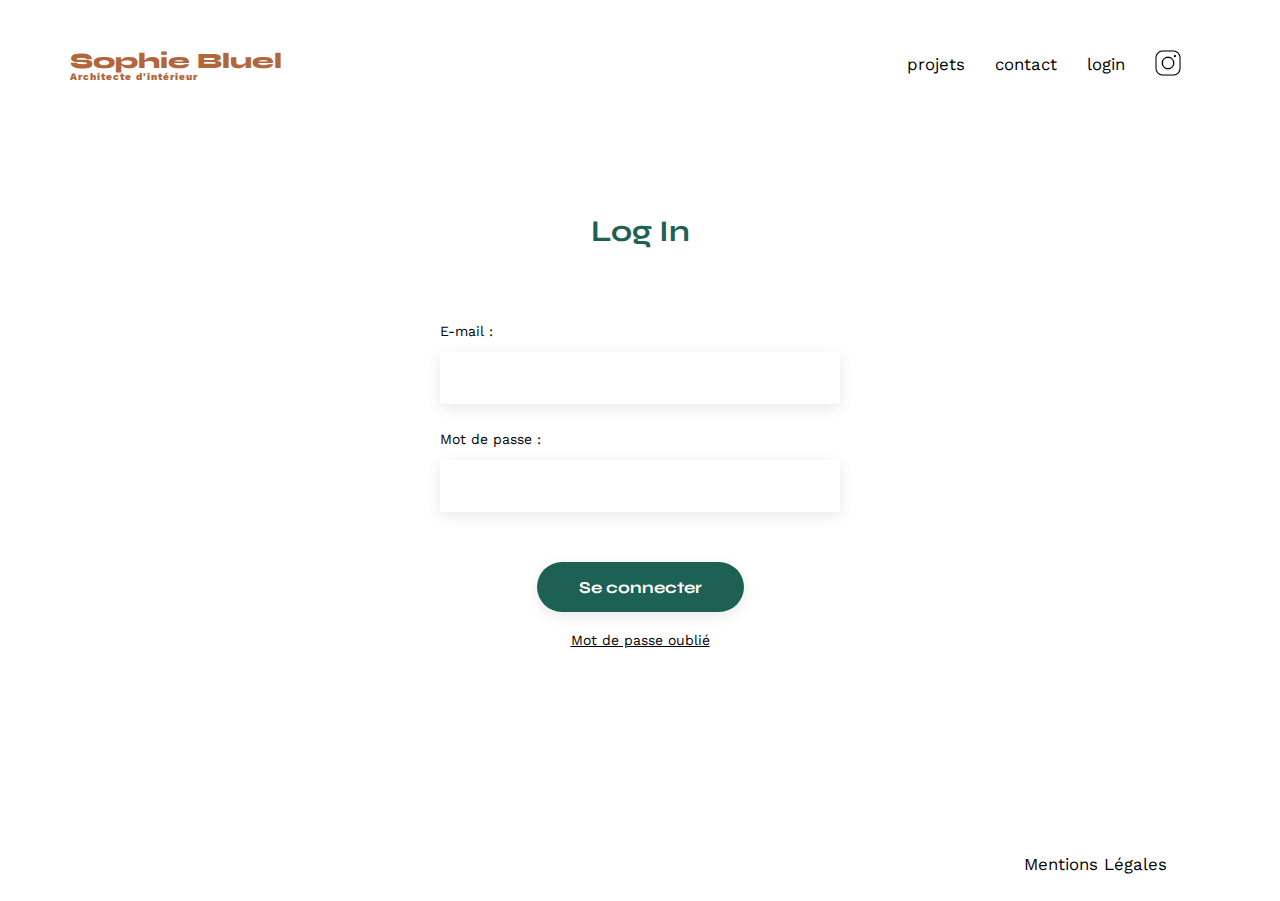
<file: FrontEnd/log.html>
<!DOCTYPE html>
<html lang="fr">
  <head>
    <meta charset="UTF-8" />
    <title>Log | Sophie Bluel - Architecte d'intérieur</title>
    <meta name="viewport" content="width=device-width, initial-scale=1.0" />
    <link rel="preconnect" href="https://fonts.googleapis.com" />
    <link rel="preconnect" href="https://fonts.gstatic.com" crossorigin />
    <link
      href="https://fonts.googleapis.com/css2?family=Syne:wght@700;800&family=Work+Sans&display=swap"
      rel="stylesheet"
    />
    <meta name="description" content="" />
    <link rel="stylesheet" href="./assets/style.css"/>
  </head>
  <body>
    <header>
      <h1>Sophie Bluel <span>Architecte d'intérieur</span></h1>
      <nav>
        <ul>
          <li><a href="index.html#projets">projets</a></li>
          <li><a href="index.html#contact">contact</a></li>
          <li><a href="log.html" class="logInOut">login</a></li>
          <li><img src="./assets/icons/instagram.png" alt="Instagram"/></li>
        </ul>
      </nav>
    </header>
    <main>
      <section class="logSection">
        <h2>Log In</h2>
        <form action="#" method="post" class="logInForms">
          <label for="usermail">E-mail :</label>
          <input type="email" name="usermail" id="usermail"/>
          <label for="pass">Mot de passe :</label>
          <input type="password" name="password" id="pass"/>
          <input type="submit" value="Se connecter"/>
        </form>
        <a href="log.html">Mot de passe oublié</a>
      </section>
    </main>
    <footer>
      <nav>
        <ul>
          <li><a href="log.html">Mentions Légales</a></li>
        </ul>
      </nav>
    </footer>
    <script type="module" src="./assets/logadmin.js"></script>
  </body>
</html>
</file>
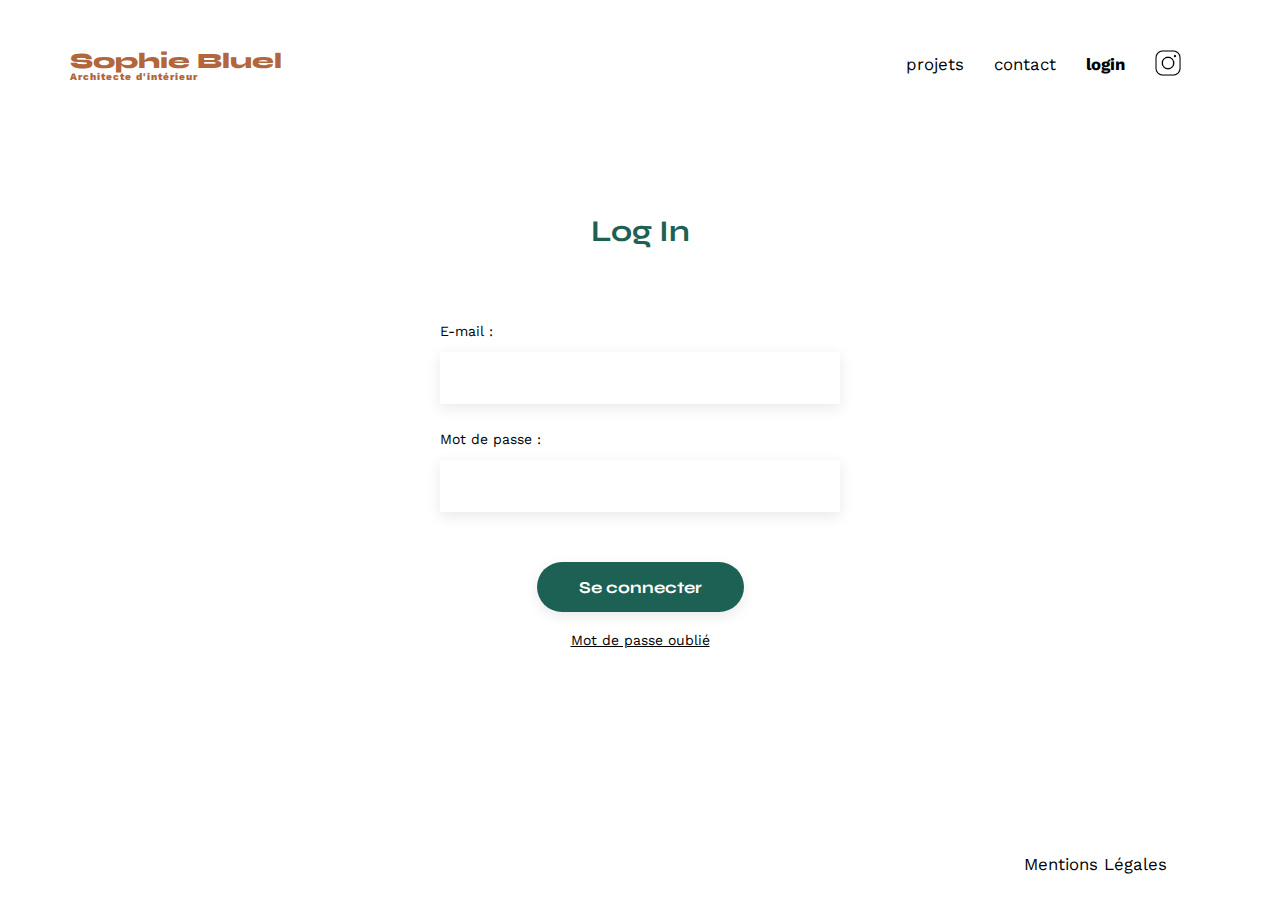
<file: FrontEnd/login.html>
<!DOCTYPE html>
<html lang="fr">
  <head>
    <meta charset="UTF-8" />
    <title>LogIn | Sophie Bluel - Architecte d'intérieur</title>
    <meta name="viewport" content="width=device-width, initial-scale=1.0" />
    <link rel="preconnect" href="https://fonts.googleapis.com" />
    <link rel="preconnect" href="https://fonts.gstatic.com" crossorigin />
    <link
      href="https://fonts.googleapis.com/css2?family=Syne:wght@700;800&family=Work+Sans&display=swap"
      rel="stylesheet"
    />
    <meta name="description" content="" />
    <link rel="stylesheet" href="./assets/style.css"/>
  </head>
  <body>
    <header>
      <h1>Sophie Bluel <span>Architecte d'intérieur</span></h1>
      <nav>
        <ul>
          <li><a href="index.html#projets">projets</a></li>
          <li><a href="index.html#contact">contact</a></li>
          <li><a href="login.html" class="logInOut"><span>login</span></a></li>
          <li><img src="./assets/icons/instagram.png" alt="Instagram"/></li>
        </ul>
      </nav>
    </header>
    <main>
      <section class="logSection">
        <h2>Log In</h2>
        <form action="#" method="post" class="logInForms">
          <label for="usermail">E-mail :</label>
          <input type="email" name="usermail" id="usermail"/>
          <label for="pass">Mot de passe :</label>
          <input type="password" name="password" id="pass"/>
          <input type="submit" value="Se connecter"/>
        </form>
        <a href="login.html">Mot de passe oublié</a>
      </section>
    </main>
    <footer>
      <nav>
        <ul>
          <li><a href="login.html">Mentions Légales</a></li>
        </ul>
      </nav>
    </footer>
    <script type="module" src="./assets/login.js"></script>
  </body>
</html>
</file>
<file: FrontEnd/assets/style.css>
/* http://meyerweb.com/eric/tools/css/reset/
   v2.0 | 20110126
   License: none (public domain)
*/

html, body, div, span, applet, object, iframe,
h1, h2, h3, h4, h5, h6, p, blockquote, pre,
a, abbr, acronym, address, big, cite, code,
del, dfn, em, img, ins, kbd, q, s, samp,
small, strike, strong, sub, sup, tt, var,
b, u, i, center,
dl, dt, dd, ol, ul, li,
fieldset, form, label, legend,
table, caption, tbody, tfoot, thead, tr, th, td,
article, aside, canvas, details, embed,
figure, figcaption, footer, header, hgroup,
menu, nav, output, ruby, section, summary,
time, mark, audio, video {
	margin: 0;
	padding: 0;
	border: 0;
	font-size: 100%;
	font: inherit;
	vertical-align: baseline;
}

/* HTML5 display-role reset for older browsers */

article, aside, details, figcaption, figure,
footer, header, hgroup, menu, nav, section {
	display: block;
}

body {
	line-height: 1;
}

ol, ul {
	list-style: none;
}

blockquote, q {
	quotes: none;
}

blockquote:before, blockquote:after,
q:before, q:after {
	content: '';
	content: none;
}

table {
	border-collapse: collapse;
	border-spacing: 0;
}

/** end reset css**/

/*********** GENERAL ***********/

body {
	max-width: 1140px;
	margin:auto;
	font-family: 'Work Sans' ;
	font-size: 14px;
}

header {
	display: flex;
	justify-content: space-between;
	margin: 50px 0
}

section {
	margin: 50px 0
}

h1 {
	display: flex;
	flex-direction: column;
	font-family: 'Syne';
	font-size: 22px;
	font-weight: 800;
	color: #B1663C
}

h1 > span {
	font-family: 'Work Sans';
	font-size:10px;
	letter-spacing: 0.1em;
}

h2 {
	font-family: 'Syne';
	font-weight: 700;
	font-size: 30px;
	color: #1D6154;
}

/*********** NAVIGATION ***********/

nav ul {
	display: flex;
	align-items: center;
	list-style-type: none;

}

nav li {
	padding: 0 15px;
	font-size: 1.2em;
}

li a {
	color: #000000;
	text-decoration: none;
}

li a:hover {
	color: #B1663C;
}

li span {
	font-weight: 700;
}

li img {
	width: 65%;
	cursor: pointer;
}

/*********** INTRODUCTION ***********/

#introduction {
	display: flex;
	align-items: center;
	margin-bottom: 5em;
}

#introduction figure {
	flex: 1
}

#introduction img {
	display: block;
	margin: auto;
	width: 80%;
}

#introduction article {
	flex: 1
}

#introduction h2 {
	margin-bottom: 1em;
}

#introduction p {
	width: 75%;
	margin-bottom: 0.5em;
}

/*********** PORTFOLIO ***********/

#portfolio h2 {
	text-align: center;
}

.filters {
	display: flex;
	flex-direction: row;
	justify-content: center;
	align-items: center;
	gap: 1em;
	margin-bottom: 2.5em;
}

.filters button {
	color: #1D6154;
	font-family: 'Syne';
	font-weight: 700;
	font-size: 18px;
	border: #1D6154 solid 1px;
	border-radius: 10em;
	background-color: #ffffff00;
	padding: 0.5em 1em;
	transition: all 0.25s ease-in-out;
	cursor: pointer;
}

.filters button.active {
	color: #ffffff;
	background-color: #1D6154;
}

.gallery {
	width: 100%;
	display: grid;
	grid-template-columns: 1fr 1fr 1fr;
	grid-column-gap: 20px;
	grid-row-gap: 20px;
}

.gallery img {
	width: 100%;
}
.titleProject {
	padding: 1em 0em;
}

/*********** CONTACT ***********/

#contact {
	width: 50%;
	margin: auto;
}

#contact > * {
	text-align: center;

}

#contact h2 {
	margin-bottom: 20px;
}

#contact form {
	text-align: left;
	margin-top:30px;
	display: flex;
	flex-direction: column;
}

#contact input {
	height: 50px;
	font-size: 1.2em;
	border: none;
	box-shadow: 0px 4px 14px rgba(0, 0, 0, 0.09);
}

#contact label {
	margin: 2em 0 1em 0;
}

#contact textarea {
	border: none;
	box-shadow: 0px 4px 14px rgba(0, 0, 0, 0.09);
}

input[type="submit"]{
	display: flex;
	align-self: center;
	font-family: 'Syne';
	font-weight: 700;
	color: white;
	background-color: #1D6154;
	margin-top: 3em;
	padding: 0em 2.5em;
	text-align: center;
	border-radius: 60px ;
	transition: all 0.2s ease-in-out;
	cursor: pointer;
}

input[type="submit"]:hover {
	background-color: #0E2F28;
}

/***********LOG IN/OUT ***********/

.logSection {
	display: flex;
	flex-direction: column;
	margin: auto;
	padding-top: 6em;
	width: 400px;
	min-width: 200px;
	height: 68vh;
	text-align: center;
}

.logSection h2 {
	margin-bottom: 20px;
}

.logSection form {
	text-align: left;
	margin-top:30px;
	display: flex;
	flex-direction: column;
}

.logSection input {
	height: 50px;
	font-size: 1.2em;
	border: none;
	box-shadow: 0px 4px 14px rgba(0, 0, 0, 0.09);
}

.logSection label {
	margin: 2em 0 1em 0;
}

.logSection a {
	display: flex;
	width: fit-content;
	color: #000000;
	margin: auto;
	margin-top: 1.5em;
}

.error-message {
	display: flex;
	justify-content: center;
	align-items: center;
	color: red;
	margin-top: 1.5em;
}

/*********** ADMIN MOOD ***********/

.editionMood {
	display: none;
	flex-direction: row;
	justify-content: center;
	align-items: center;
	position: absolute;
	top: 0;
	left: 0;
	width: 100%;
	background-color: #000000;
	color: #ffffff;
	padding: 1.5em;
	box-sizing: border-box;
}

.editionMood i {
	margin-right: 0.5em;
}

.title-editProjects {
	display: flex;
	flex-direction: row;
	justify-content: center;
	align-items: center;
	gap: 25px;
	padding-top: 3em;
	padding-bottom: 3em;
}

#editProjects {
	display: none;
	flex-direction: row;
	justify-content: center;
	align-items: center;
	color: #535353;
	cursor: pointer;
	gap: 3px;
}

/*********** REMOVE MODAL ***********/

.overlay {
	display: none;
	flex-direction: column;
	justify-content: center;
	align-items: center;
	width: 100vw;
	height: 100vh;
	position: fixed;
	top: 0;
	left: 0;
	background-color: #00000050;
}

.modal {
	display: flex;
	flex-direction: column;
	width: 600px;
	height: 680px;
	border-radius: 10px;
	background-color: #ffffff;
	padding: 2.5em 5em;
}

.topModal {
	display: flex;
	flex-direction: row;
	justify-content: flex-end;
}

.topModal i {
	color: #3e3e3e;
	font-size: 20px;
	cursor: pointer;
}

.modal h3 {
	display: flex;
	justify-content: center;
	align-items: center;
	font-family: "Work Sans";
	font-size: 29px;
	color: #000000;
	padding: 1em 0em;
}

.removeProjects {
	display: grid;
	justify-items: center;
	grid-template-columns: 1fr 1fr 1fr 1fr 1fr;;
	grid-row-gap: 15px;
	width: 100%;
	box-sizing: border-box;
	overflow-y: scroll;
}

.imgAndTrash {
	display: flex;
}

.imgAndTrash img {
	width: 100px;
	object-fit: contain;
}

.imgAndTrash i {
	height: fit-content;
	border-radius: 0.2em;
	color: #ffffff;
	background-color: #000000;
	padding: 0.3em 0.15em;
	margin-left: -1.9em;
	margin-top: 0.4em;
	cursor: pointer;
}

.upLineAdd {
	display: flex;
	justify-content: center;
	align-self: center;
	width: 100%;
    margin: 2em 0em;
	border-top: #B3B3B3 solid 1px;
}

.addProject {
	display: flex;
	justify-content: center;
	align-self: center;
	width: 260px;
	font-family: 'Syne';
	font-size: 14px;
	font-weight: 600;
	text-align: center;
	color: white;
	background-color: #1D6154;
	padding: 1em;
	border-radius: 60px ;
	border: none;
	transition: all 0.2s ease-in-out;
	cursor: pointer;
}

.addProject:hover {
	background-color: #0f4a3c;
}

/*********** NEW PROJECT MODAL ***********/

.newProjetcForms {
	display: flex;
	flex-direction: column;
}

.addPhoto {
	display: flex;
	flex-direction: column;
	align-items: center;
	width: 100%;
	gap: 8px;
	margin-bottom: 0.5em;
	background-color: #E8F1F6;
}

.pictoPhoto {
	width: 65px;
	object-fit: contain;
	margin-top: 1em;
}

#addPhotoLabel {
	border-radius: 60px;
	border: none;
	padding: 1em 3em;
	background-color: #CBD6DC;
	color: #306685;
	font-size: 15px;
	font-weight: 600;
	transition: all 0.2s ease-in-out;
	cursor: pointer;
}

#addPhotoLabel:hover {
	background-color: #c9d2d7;
	color: #4595c4;
}

.addPhoto input {
	display: none;
}

.addPhoto p {
	color: #444444;
	font-size: 13px;
	margin-bottom: 1.5em;
}

.photoPreview {
	width: 150px;
	object-fit: contain;
}

.newProjetcForms label {
	display: flex;
	color: #3D3D3D;
	font-size: 15px;
	padding: 1em 0em;
}

.newProjetcForms input, select {
	height: 50px;
	border: none;
	box-shadow: 0px 4px 14px rgba(0, 0, 0, 0.09);
	color: #6C6C6C;
}

.upLineValid {
	display: flex;
	justify-content: center;
	align-self: center;
	width: 100%;
	margin: 2em 0em;
	border-top: #B3B3B3 solid 1px;
}

.validProject {
	display: flex;
	justify-content: center;
	align-self: center;
	width: 260px;
	font-family: 'Syne';
	font-size: 14px;
	font-weight: 600;
	text-align: center;
	color: white;
	background-color: #A7A7A7;
	padding: 1em;
	border-radius: 60px ;
	border: none;
	transition: background-color 0.3s ease-in-out;
}

.validProject.active {
  background-color: #1d6154;
  cursor: pointer;
  pointer-events: auto;
}

.validProject.active:hover {
	background-color: #0f4a3c;
}

.errorValidMsg {
	display: flex;
	justify-content: center;
	font-size: 13px;
	color: #ff8934;
	margin-top: 1.5em;
}

/*********** FOOTER ***********/

footer nav ul {
	display: flex;
	justify-content: flex-end;
	margin: 2em
}
</file>
